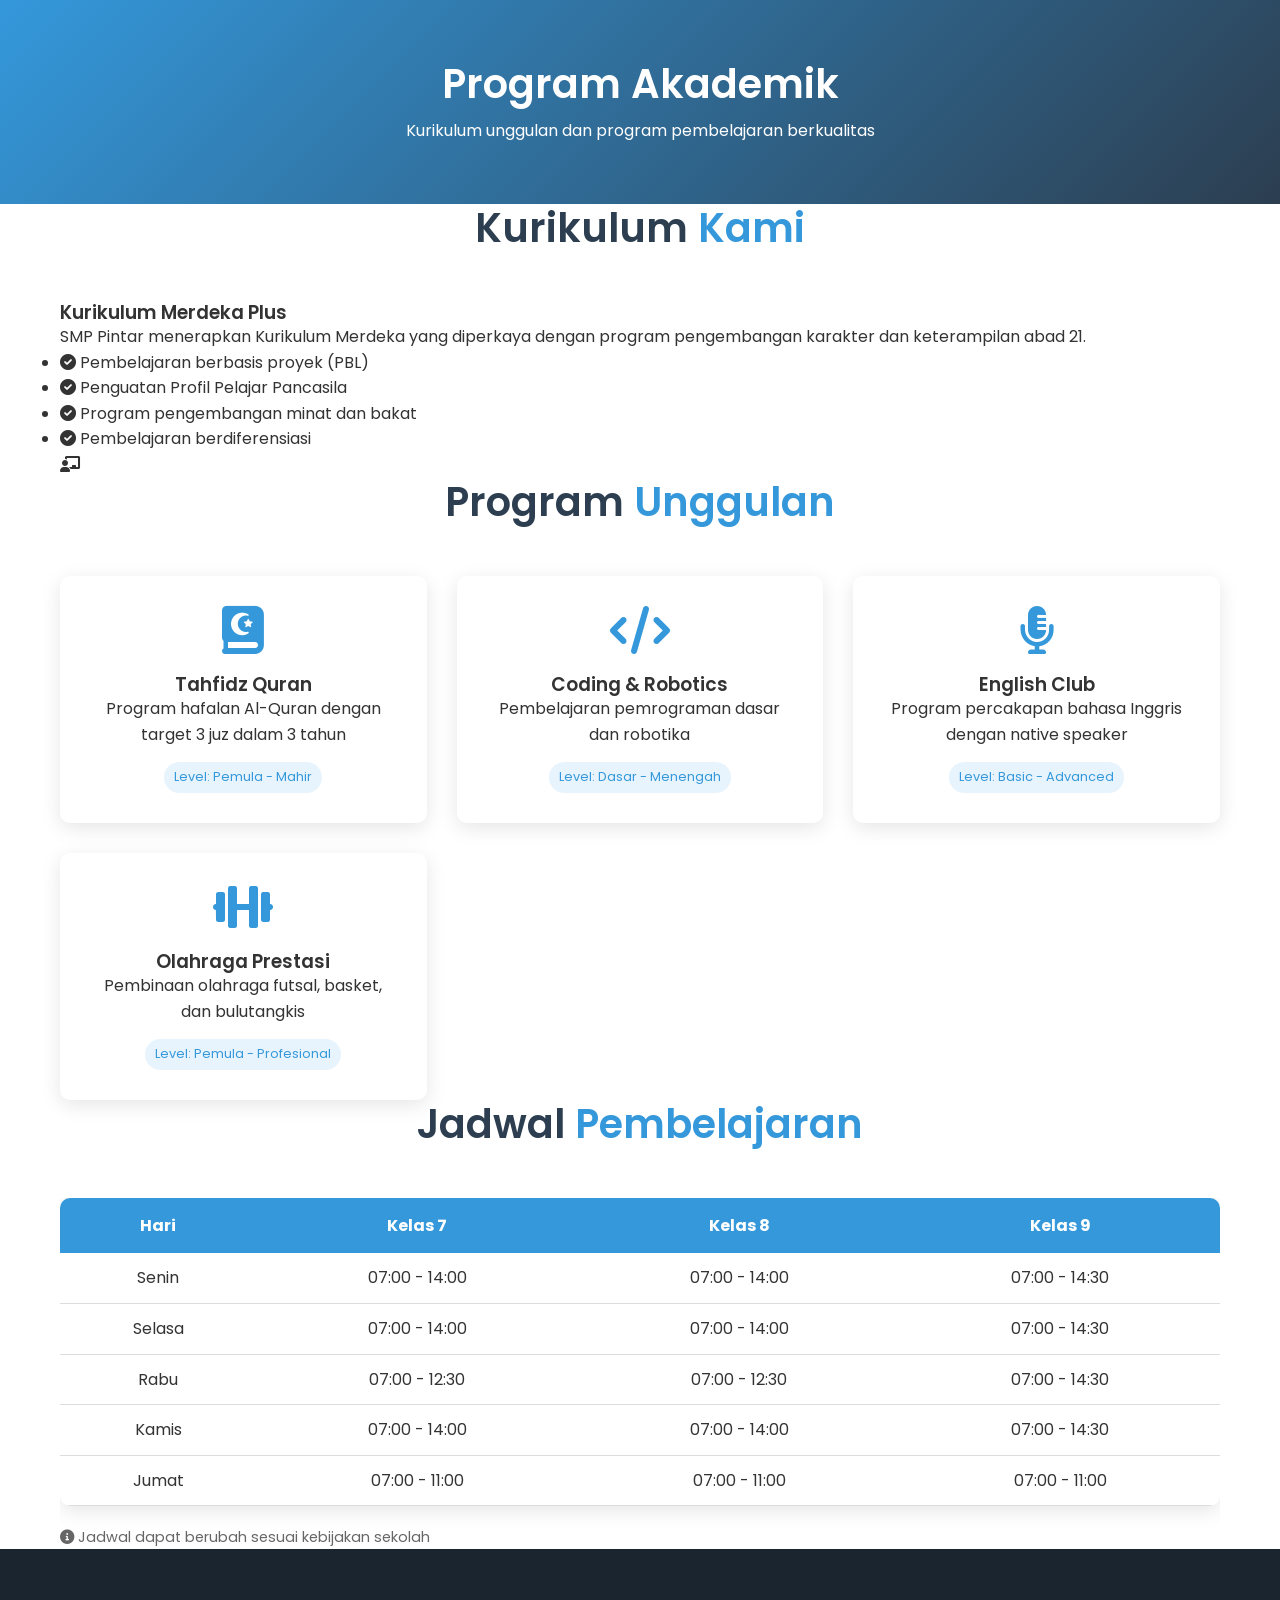
<file: akademik.html>
<!DOCTYPE html>
<html lang="id">
<head>
    <meta charset="UTF-8">
    <meta name="viewport" content="width=device-width, initial-scale=1.0">
    <title>Akademik SMP Pintar | Kurikulum & Program</title>
    <link rel="stylesheet" href="style.css">
    <link rel="stylesheet" href="https://cdnjs.cloudflare.com/ajax/libs/font-awesome/6.0.0/css/all.min.css">
    <link href="https://fonts.googleapis.com/css2?family=Poppins:wght@300;400;500;600;700;800&display=swap" rel="stylesheet">
</head>
<body>
    <!-- Header (sama seperti sebelumnya) -->
    <header class="header">
        <!-- ... isi header sama seperti index.html ... -->
    </header>

    <!-- Page Header -->
    <section class="page-header">
        <div class="container">
            <h1>Program Akademik</h1>
            <p>Kurikulum unggulan dan program pembelajaran berkualitas</p>
        </div>
    </section>

    <!-- Kurikulum Section -->
    <section class="kurikulum">
        <div class="container">
            <div class="section-title">
                <h2>Kurikulum <span>Kami</span></h2>
            </div>
            <div class="kurikulum-content">
                <div class="kurikulum-text">
                    <h3>Kurikulum Merdeka Plus</h3>
                    <p>SMP Pintar menerapkan Kurikulum Merdeka yang diperkaya dengan program pengembangan karakter dan keterampilan abad 21.</p>
                    <ul>
                        <li><i class="fas fa-check-circle"></i> Pembelajaran berbasis proyek (PBL)</li>
                        <li><i class="fas fa-check-circle"></i> Penguatan Profil Pelajar Pancasila</li>
                        <li><i class="fas fa-check-circle"></i> Program pengembangan minat dan bakat</li>
                        <li><i class="fas fa-check-circle"></i> Pembelajaran berdiferensiasi</li>
                    </ul>
                </div>
                <div class="kurikulum-image">
                    <i class="fas fa-chalkboard-user"></i>
                </div>
            </div>
        </div>
    </section>

    <!-- Program Unggulan Section -->
    <section class="program-unggulan">
        <div class="container">
            <div class="section-title">
                <h2>Program <span>Unggulan</span></h2>
            </div>
            <div class="programs-grid">
                <div class="program-card">
                    <i class="fas fa-quran"></i>
                    <h3>Tahfidz Quran</h3>
                    <p>Program hafalan Al-Quran dengan target 3 juz dalam 3 tahun</p>
                    <div class="program-level">Level: Pemula - Mahir</div>
                </div>
                <div class="program-card">
                    <i class="fas fa-code"></i>
                    <h3>Coding & Robotics</h3>
                    <p>Pembelajaran pemrograman dasar dan robotika</p>
                    <div class="program-level">Level: Dasar - Menengah</div>
                </div>
                <div class="program-card">
                    <i class="fas fa-microphone-alt"></i>
                    <h3>English Club</h3>
                    <p>Program percakapan bahasa Inggris dengan native speaker</p>
                    <div class="program-level">Level: Basic - Advanced</div>
                </div>
                <div class="program-card">
                    <i class="fas fa-dumbbell"></i>
                    <h3>Olahraga Prestasi</h3>
                    <p>Pembinaan olahraga futsal, basket, dan bulutangkis</p>
                    <div class="program-level">Level: Pemula - Profesional</div>
                </div>
            </div>
        </div>
    </section>

    <!-- Jadwal Section -->
    <section class="jadwal">
        <div class="container">
            <div class="section-title">
                <h2>Jadwal <span>Pembelajaran</span></h2>
            </div>
            <div class="schedule-table">
                <table>
                    <thead>
                        <tr><th>Hari</th><th>Kelas 7</th><th>Kelas 8</th><th>Kelas 9</th></tr>
                    </thead>
                    <tbody>
                        <tr><td>Senin</td><td>07:00 - 14:00</td><td>07:00 - 14:00</td><td>07:00 - 14:30</td></tr>
                        <tr><td>Selasa</td><td>07:00 - 14:00</td><td>07:00 - 14:00</td><td>07:00 - 14:30</td></tr>
                        <tr><td>Rabu</td><td>07:00 - 12:30</td><td>07:00 - 12:30</td><td>07:00 - 14:30</td></tr>
                        <tr><td>Kamis</td><td>07:00 - 14:00</td><td>07:00 - 14:00</td><td>07:00 - 14:30</td></tr>
                        <tr><td>Jumat</td><td>07:00 - 11:00</td><td>07:00 - 11:00</td><td>07:00 - 11:00</td></tr>
                    </tbody>
                </table>
                <p class="schedule-note"><i class="fas fa-info-circle"></i> Jadwal dapat berubah sesuai kebijakan sekolah</p>
            </div>
        </div>
    </section>

    <!-- Footer -->
    <footer class="footer"><!-- ... sama ... --></footer>
    <button id="backToTop" class="back-to-top"><i class="fas fa-arrow-up"></i></button>
    <script src="script.js"></script>
</body>
</html>
</file>
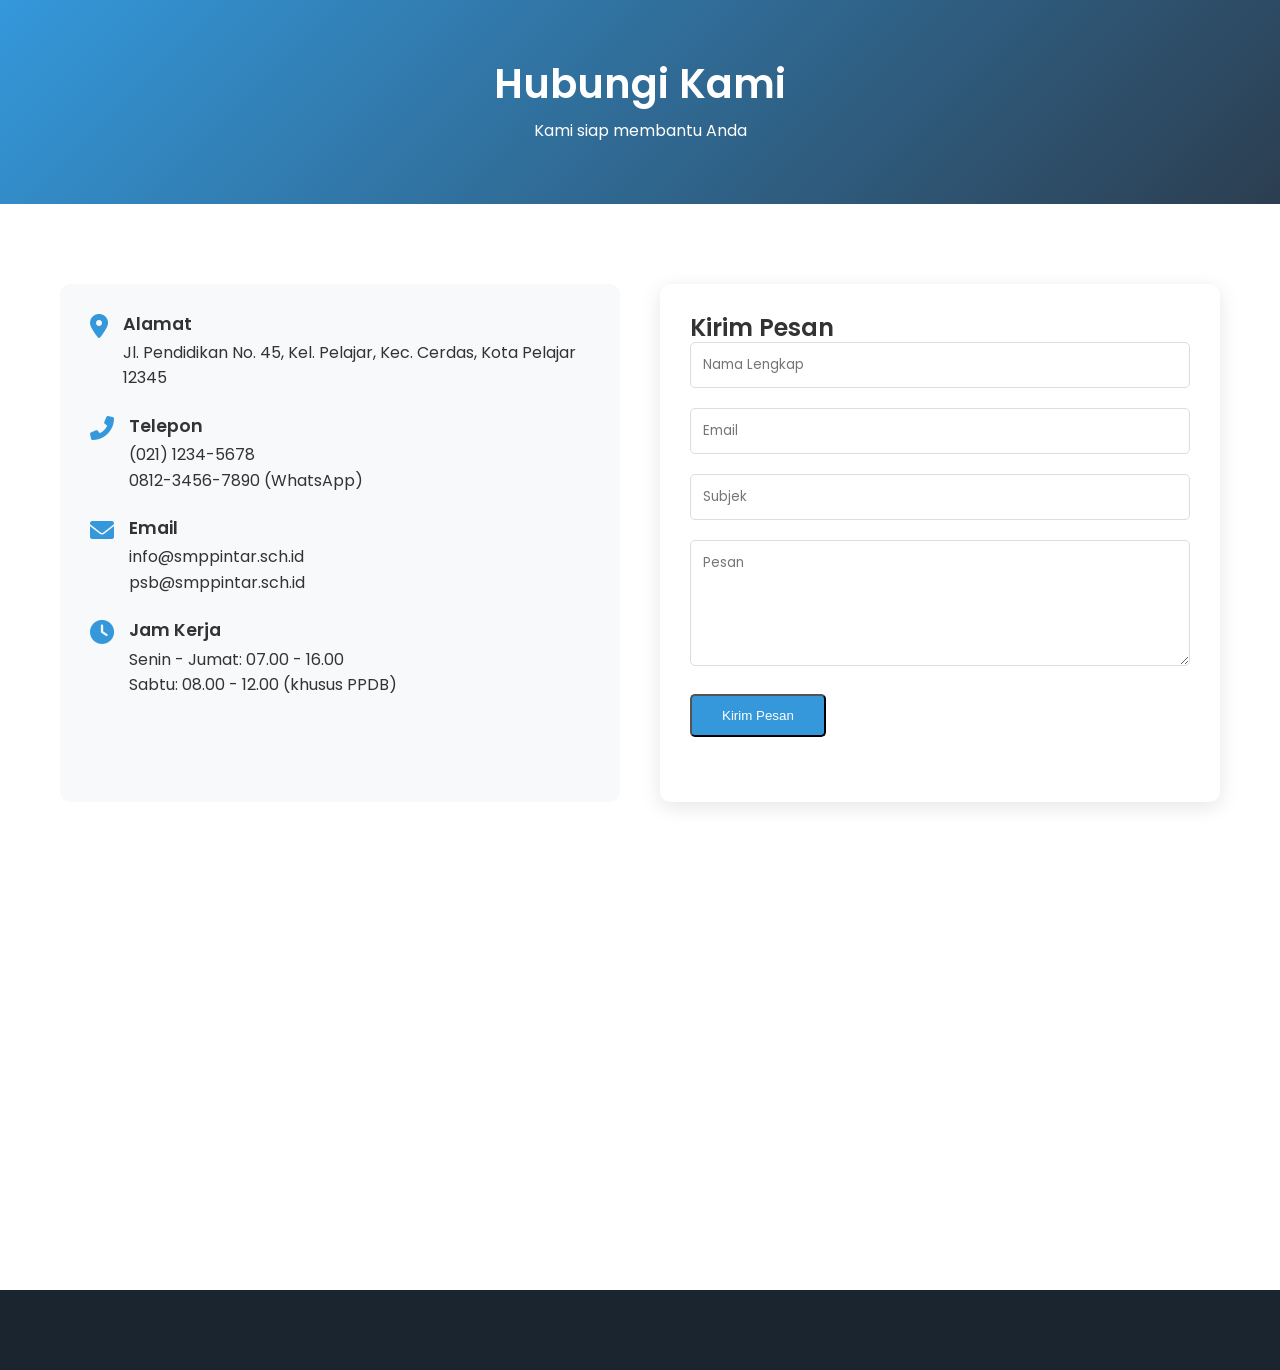
<file: kontak.html>
<!DOCTYPE html>
<html lang="id">
<head>
    <meta charset="UTF-8">
    <meta name="viewport" content="width=device-width, initial-scale=1.0">
    <title>Kontak SMP Pintar | Hubungi Kami</title>
    <link rel="stylesheet" href="style.css">
    <link rel="stylesheet" href="https://cdnjs.cloudflare.com/ajax/libs/font-awesome/6.0.0/css/all.min.css">
    <link href="https://fonts.googleapis.com/css2?family=Poppins:wght@300;400;500;600;700;800&display=swap" rel="stylesheet">
</head>
<body>
    <!-- Header -->
    <header class="header"><!-- ... sama ... --></header>

    <!-- Page Header -->
    <section class="page-header">
        <div class="container">
            <h1>Hubungi Kami</h1>
            <p>Kami siap membantu Anda</p>
        </div>
    </section>

    <!-- Contact Section -->
    <section class="contact-section">
        <div class="container">
            <div class="contact-grid">
                <div class="contact-info-box">
                    <div class="contact-info-item">
                        <i class="fas fa-map-marker-alt"></i>
                        <div>
                            <h3>Alamat</h3>
                            <p>Jl. Pendidikan No. 45, Kel. Pelajar, Kec. Cerdas, Kota Pelajar 12345</p>
                        </div>
                    </div>
                    <div class="contact-info-item">
                        <i class="fas fa-phone-alt"></i>
                        <div>
                            <h3>Telepon</h3>
                            <p>(021) 1234-5678</p>
                            <p>0812-3456-7890 (WhatsApp)</p>
                        </div>
                    </div>
                    <div class="contact-info-item">
                        <i class="fas fa-envelope"></i>
                        <div>
                            <h3>Email</h3>
                            <p>info@smppintar.sch.id</p>
                            <p>psb@smppintar.sch.id</p>
                        </div>
                    </div>
                    <div class="contact-info-item">
                        <i class="fas fa-clock"></i>
                        <div>
                            <h3>Jam Kerja</h3>
                            <p>Senin - Jumat: 07.00 - 16.00</p>
                            <p>Sabtu: 08.00 - 12.00 (khusus PPDB)</p>
                        </div>
                    </div>
                </div>
                <div class="contact-form-box">
                    <h2>Kirim Pesan</h2>
                    <form id="contactForm">
                        <div class="form-group">
                            <input type="text" id="name" placeholder="Nama Lengkap" required>
                        </div>
                        <div class="form-group">
                            <input type="email" id="email" placeholder="Email" required>
                        </div>
                        <div class="form-group">
                            <input type="text" id="subject" placeholder="Subjek">
                        </div>
                        <div class="form-group">
                            <textarea id="message" rows="5" placeholder="Pesan" required></textarea>
                        </div>
                        <button type="submit" class="btn btn-primary">Kirim Pesan</button>
                        <div id="formMessage" class="form-message"></div>
                    </form>
                </div>
            </div>
        </div>
    </section>

    <!-- Map Section -->
    <section class="map-section">
        <div class="container">
            <iframe 
                src="https://www.google.com/maps/embed?pb=!1m18!1m12!1m3!1d3966.521260322283!2d106.82857101476838!3d-6.200247162526861!2m3!1f0!2f0!3f0!3m2!1i1024!2i768!4f13.1!3m3!1m2!1s0x2e69f391c6cc6d5b%3A0xa5e107e5b8a5c2c!2sMonas!5e0!3m2!1sid!2sid!4v1640000000000!5m2!1sid!2sid" 
                width="100%" 
                height="400" 
                style="border:0;" 
                allowfullscreen="" 
                loading="lazy">
            </iframe>
        </div>
    </section>

    <footer class="footer"><!-- ... --></footer>
    <button id="backToTop" class="back-to-top"><i class="fas fa-arrow-up"></i></button>
    <script src="script.js"></script>
</body>
</html>
</file>
<file: style.css>
/* Reset & Base */
* {
    margin: 0;
    padding: 0;
    box-sizing: border-box;
}

body {
    font-family: 'Poppins', sans-serif;
    line-height: 1.6;
    color: #333;
    overflow-x: hidden;
}

.container {
    max-width: 1200px;
    margin: 0 auto;
    padding: 0 20px;
}

/* Typography */
h1, h2, h3, h4 {
    font-weight: 600;
    line-height: 1.2;
}

.section-title {
    text-align: center;
    margin-bottom: 50px;
}

.section-title h2 {
    font-size: 2.5rem;
    margin-bottom: 15px;
    color: #2c3e50;
}

.section-title h2 span {
    color: #3498db;
}

.section-title p {
    color: #666;
    font-size: 1.1rem;
}

/* Top Bar */
.top-bar {
    background: #2c3e50;
    color: white;
    padding: 10px 0;
    font-size: 0.85rem;
}

.top-bar .container {
    display: flex;
    justify-content: space-between;
    align-items: center;
    flex-wrap: wrap;
}

.contact-info span {
    margin-right: 20px;
}

.contact-info i {
    margin-right: 8px;
    color: #3498db;
}

.social-icons a {
    color: white;
    margin-left: 15px;
    transition: color 0.3s;
}

.social-icons a:hover {
    color: #3498db;
}

/* Navbar */
.navbar {
    background: white;
    box-shadow: 0 2px 10px rgba(0,0,0,0.1);
    position: sticky;
    top: 0;
    z-index: 1000;
}

.navbar .container {
    display: flex;
    justify-content: space-between;
    align-items: center;
    padding: 15px 20px;
}

.logo {
    display: flex;
    align-items: center;
    gap: 10px;
}

.logo img {
    width: 50px;
    height: 50px;
    object-fit: contain;
}

.logo h1 {
    font-size: 1.5rem;
}

.logo span {
    color: #3498db;
}

.nav-menu {
    display: flex;
    list-style: none;
    gap: 30px;
}

.nav-menu a {
    text-decoration: none;
    color: #333;
    font-weight: 500;
    transition: color 0.3s;
}

.nav-menu a:hover,
.nav-menu a.active {
    color: #3498db;
}

.hamburger {
    display: none;
    flex-direction: column;
    cursor: pointer;
}

.hamburger span {
    width: 25px;
    height: 3px;
    background: #333;
    margin: 3px 0;
    transition: 0.3s;
}

/* Hero Section */
.hero {
    background: linear-gradient(rgba(0,0,0,0.5), rgba(0,0,0,0.5)), url('images/hero-bg.jpg');
    background-size: cover;
    background-position: center;
    height: 80vh;
    display: flex;
    align-items: center;
    text-align: center;
    color: white;
    position: relative;
}

.hero-content h2 {
    font-size: 2rem;
    margin-bottom: 10px;
}

.hero-content h1 {
    font-size: 4rem;
    margin-bottom: 20px;
}

.hero-content h1 span {
    color: #3498db;
}

.hero-content p {
    font-size: 1.2rem;
    margin-bottom: 30px;
}

.hero-buttons {
    display: flex;
    gap: 20px;
    justify-content: center;
}

.btn {
    padding: 12px 30px;
    text-decoration: none;
    border-radius: 5px;
    font-weight: 500;
    transition: all 0.3s;
    display: inline-block;
}

.btn-primary {
    background: #3498db;
    color: white;
}

.btn-primary:hover {
    background: #2980b9;
    transform: translateY(-2px);
}

.btn-secondary {
    background: transparent;
    color: white;
    border: 2px solid white;
}

.btn-secondary:hover {
    background: white;
    color: #333;
}

/* Stats Section */
.stats {
    padding: 60px 0;
    background: #f8f9fa;
}

.stats .container {
    display: grid;
    grid-template-columns: repeat(auto-fit, minmax(200px, 1fr));
    gap: 30px;
    text-align: center;
}

.stat-item i {
    font-size: 3rem;
    color: #3498db;
    margin-bottom: 15px;
}

.stat-item h3 {
    font-size: 2.5rem;
    color: #2c3e50;
}

.stat-item p {
    color: #666;
}

/* Features Section */
.features {
    padding: 80px 0;
}

.features-grid {
    display: grid;
    grid-template-columns: repeat(auto-fit, minmax(300px, 1fr));
    gap: 30px;
}

.feature-card {
    background: white;
    padding: 30px;
    border-radius: 10px;
    box-shadow: 0 5px 20px rgba(0,0,0,0.1);
    text-align: center;
    transition: transform 0.3s;
}

.feature-card:hover {
    transform: translateY(-10px);
}

.feature-card i {
    font-size: 3rem;
    color: #3498db;
    margin-bottom: 20px;
}

.feature-card h3 {
    margin-bottom: 15px;
}

/* Announcements */
.announcements {
    padding: 80px 0;
    background: #f8f9fa;
}

.news-grid {
    display: grid;
    grid-template-columns: repeat(auto-fit, minmax(300px, 1fr));
    gap: 30px;
}

.news-card {
    background: white;
    border-radius: 10px;
    padding: 25px;
    position: relative;
    box-shadow: 0 5px 20px rgba(0,0,0,0.1);
}

.news-date {
    position: absolute;
    top: -15px;
    left: 20px;
    background: #3498db;
    color: white;
    padding: 10px;
    border-radius: 5px;
    text-align: center;
    min-width: 60px;
}

.news-date .day {
    font-size: 1.5rem;
    font-weight: bold;
    display: block;
}

.news-date .month {
    font-size: 0.8rem;
}

.news-card h3 {
    margin: 20px 0 10px;
    font-size: 1.2rem;
}

.read-more {
    color: #3498db;
    text-decoration: none;
    display: inline-block;
    margin-top: 15px;
    font-weight: 500;
}

/* CTA Section */
.cta {
    background: linear-gradient(135deg, #3498db, #2c3e50);
    color: white;
    padding: 80px 0;
    text-align: center;
}

.cta h2 {
    font-size: 2rem;
    margin-bottom: 15px;
}

.cta .btn-primary {
    background: white;
    color: #3498db;
    margin-top: 20px;
}

.cta .btn-primary:hover {
    background: #f0f0f0;
}

/* Footer */
.footer {
    background: #1a252f;
    color: white;
    padding: 60px 0 20px;
}

.footer-grid {
    display: grid;
    grid-template-columns: repeat(auto-fit, minmax(250px, 1fr));
    gap: 40px;
    margin-bottom: 40px;
}

.footer-logo {
    display: flex;
    align-items: center;
    gap: 10px;
    margin-bottom: 15px;
}

.footer-logo span {
    color: #3498db;
}

.footer-col h4 {
    margin-bottom: 20px;
    font-size: 1.2rem;
}

.footer-col ul {
    list-style: none;
}

.footer-col ul li {
    margin-bottom: 10px;
}

.footer-col ul li a {
    color: #ccc;
    text-decoration: none;
    transition: color 0.3s;
}

.footer-col ul li a:hover {
    color: #3498db;
}

.contact-list li {
    display: flex;
    gap: 10px;
    margin-bottom: 15px;
    color: #ccc;
}

.contact-list i {
    margin-top: 4px;
    color: #3498db;
}

.newsletter-form {
    display: flex;
    margin-top: 15px;
}

.newsletter-form input {
    flex: 1;
    padding: 10px;
    border: none;
    border-radius: 5px 0 0 5px;
}

.newsletter-form button {
    padding: 10px 15px;
    background: #3498db;
    border: none;
    color: white;
    border-radius: 0 5px 5px 0;
    cursor: pointer;
}

.footer-bottom {
    text-align: center;
    padding-top: 20px;
    border-top: 1px solid #2c3e50;
    color: #999;
}

/* Back to Top Button */
.back-to-top {
    position: fixed;
    bottom: 30px;
    right: 30px;
    background: #3498db;
    color: white;
    width: 50px;
    height: 50px;
    border-radius: 50%;
    display: flex;
    align-items: center;
    justify-content: center;
    cursor: pointer;
    opacity: 0;
    visibility: hidden;
    transition: all 0.3s;
    border: none;
    z-index: 1000;
}

.back-to-top.show {
    opacity: 1;
    visibility: visible;
}

/* Page Header */
.page-header {
    background: linear-gradient(135deg, #3498db, #2c3e50);
    color: white;
    padding: 60px 0;
    text-align: center;
}

.page-header h1 {
    font-size: 2.5rem;
    margin-bottom: 10px;
}

/* Visi Misi */
.visi-misi {
    padding: 80px 0;
}

.visi-misi .container {
    display: grid;
    grid-template-columns: repeat(auto-fit, minmax(400px, 1fr));
    gap: 40px;
}

.visi-card, .misi-card {
    background: #f8f9fa;
    padding: 40px;
    border-radius: 10px;
    text-align: center;
}

.visi-card i, .misi-card i {
    font-size: 3rem;
    color: #3498db;
    margin-bottom: 20px;
}

.visi-card p {
    font-size: 1.3rem;
    font-style: italic;
    color: #2c3e50;
}

.misi-card ul {
    text-align: left;
    list-style: none;
}

.misi-card li {
    margin-bottom: 15px;
    padding-left: 25px;
    position: relative;
}

.misi-card li:before {
    content: "✓";
    position: absolute;
    left: 0;
    color: #3498db;
    font-weight: bold;
}

/* Timeline */
.timeline {
    position: relative;
    max-width: 800px;
    margin: 0 auto;
}

.timeline:before {
    content: '';
    position: absolute;
    left: 50%;
    width: 2px;
    background: #3498db;
    height: 100%;
}

.timeline-item {
    margin-bottom: 40px;
    position: relative;
}

.timeline-year {
    position: absolute;
    left: 50%;
    transform: translateX(-50%);
    background: #3498db;
    color: white;
    padding: 8px 20px;
    border-radius: 20px;
    font-weight: bold;
}

.timeline-content {
    width: 45%;
    background: #f8f9fa;
    padding: 20px;
    border-radius: 10px;
}

.timeline-item:nth-child(odd) .timeline-content {
    margin-left: auto;
}

/* Programs Grid */
.programs-grid {
    display: grid;
    grid-template-columns: repeat(auto-fit, minmax(280px, 1fr));
    gap: 30px;
    margin-top: 40px;
}

.program-card {
    background: white;
    border-radius: 10px;
    padding: 30px;
    text-align: center;
    box-shadow: 0 5px 20px rgba(0,0,0,0.1);
    transition: transform 0.3s;
}

.program-card:hover {
    transform: translateY(-5px);
}

.program-card i {
    font-size: 3rem;
    color: #3498db;
    margin-bottom: 20px;
}

.program-level {
    margin-top: 15px;
    padding: 5px 10px;
    background: #e8f4fd;
    display: inline-block;
    border-radius: 20px;
    font-size: 0.8rem;
    color: #3498db;
}

/* Schedule Table */
.schedule-table {
    overflow-x: auto;
}

.schedule-table table {
    width: 100%;
    border-collapse: collapse;
    background: white;
    border-radius: 10px;
    overflow: hidden;
    box-shadow: 0 5px 20px rgba(0,0,0,0.1);
}

.schedule-table th {
    background: #3498db;
    color: white;
    padding: 15px;
    text-align: center;
}

.schedule-table td {
    padding: 12px;
    text-align: center;
    border-bottom: 1px solid #ddd;
}

.schedule-note {
    margin-top: 20px;
    color: #666;
    font-size: 0.9rem;
}

/* Contact Form */
.contact-section {
    padding: 80px 0;
}

.contact-grid {
    display: grid;
    grid-template-columns: repeat(auto-fit, minmax(350px, 1fr));
    gap: 40px;
}

.contact-info-box {
    background: #f8f9fa;
    padding: 30px;
    border-radius: 10px;
}

.contact-info-item {
    display: flex;
    gap: 15px;
    margin-bottom: 25px;
}

.contact-info-item i {
    font-size: 1.5rem;
    color: #3498db;
}

.contact-info-item h3 {
    margin-bottom: 5px;
    font-size: 1.1rem;
}

.contact-form-box {
    background: white;
    padding: 30px;
    border-radius: 10px;
    box-shadow: 0 5px 20px rgba(0,0,0,0.1);
}

.form-group {
    margin-bottom: 20px;
}

.form-group input,
.form-group textarea {
    width: 100%;
    padding: 12px;
    border: 1px solid #ddd;
    border-radius: 5px;
    font-family: inherit;
}

.form-group input:focus,
.form-group textarea:focus {
    outline: none;
    border-color: #3498db;
}

.form-message {
    margin-top: 15px;
    padding: 10px;
    border-radius: 5px;
}

.form-message.success {
    background: #d4edda;
    color: #155724;
}

.form-message.error {
    background: #f8d7da;
    color: #721c24;
}

/* Gallery */
.gallery-filters {
    text-align: center;
    margin-bottom: 40px;
}

.filter-btn {
    padding: 10px 20px;
    margin: 5px;
    border: none;
    background: #f8f9fa;
    cursor: pointer;
    border-radius: 5px;
    transition: all 0.3s;
}

.filter-btn.active,
.filter-btn:hover {
    background: #3498db;
    color: white;
}

.gallery-grid {
    display: grid;
    grid-template-columns: repeat(auto-fill, minmax(300px, 1fr));
    gap: 20px;
}

.gallery-item {
    position: relative;
    overflow: hidden;
    border-radius: 10px;
    cursor: pointer;
}

.gallery-item img {
    width: 100%;
    height: 250px;
    object-fit: cover;
    transition: transform 0.3s;
}

.gallery-item:hover img {
    transform: scale(1.1);
}

.gallery-overlay {
    position: absolute;
    bottom: -100%;
    left: 0;
    right: 0;
    background: linear-gradient(transparent, rgba(0,0,0,0.8));
    color: white;
    padding: 20px;
    transition: bottom 0.3s;
}

.gallery-item:hover .gallery-overlay {
    bottom: 0;
}

/* Lightbox */
.lightbox {
    display: none;
    position: fixed;
    top: 0;
    left: 0;
    width: 100%;
    height: 100%;
    background: rgba(0,0,0,0.9);
    z-index: 2000;
    cursor: pointer;
}

.lightbox-content {
    max-width: 90%;
    max-height: 90%;
    position: absolute;
    top: 50%;
    left: 50%;
    transform: translate(-50%, -50%);
}

.lightbox .close {
    position: absolute;
    top: 20px;
    right: 40px;
    color: white;
    font-size: 40px;
    cursor: pointer;
}

/* Responsive */
@media (max-width: 768px) {
    .hamburger {
        display: flex;
    }
    
    .nav-menu {
        position: fixed;
        left: -100%;
        top: 100px;
        flex-direction: column;
        background: white;
        width: 100%;
        text-align: center;
        transition: 0.3s;
        box-shadow: 0 10px 20px rgba(0,0,0,0.1);
        padding: 20px 0;
    }
    
    .nav-menu.active {
        left: 0;
    }
    
    .hero-content h1 {
        font-size: 2rem;
    }
    
    .section-title h2 {
        font-size: 1.8rem;
    }
    
    .contact-info span {
        display: block;
        margin-bottom: 5px;
    }
    
    .timeline:before {
        left: 20px;
    }
    
    .timeline-year {
        left: 20px;
        transform: translateX(0);
    }
    
    .timeline-content {
        width: calc(100% - 60px);
        margin-left: 60px !important;
    }
}
</file>
